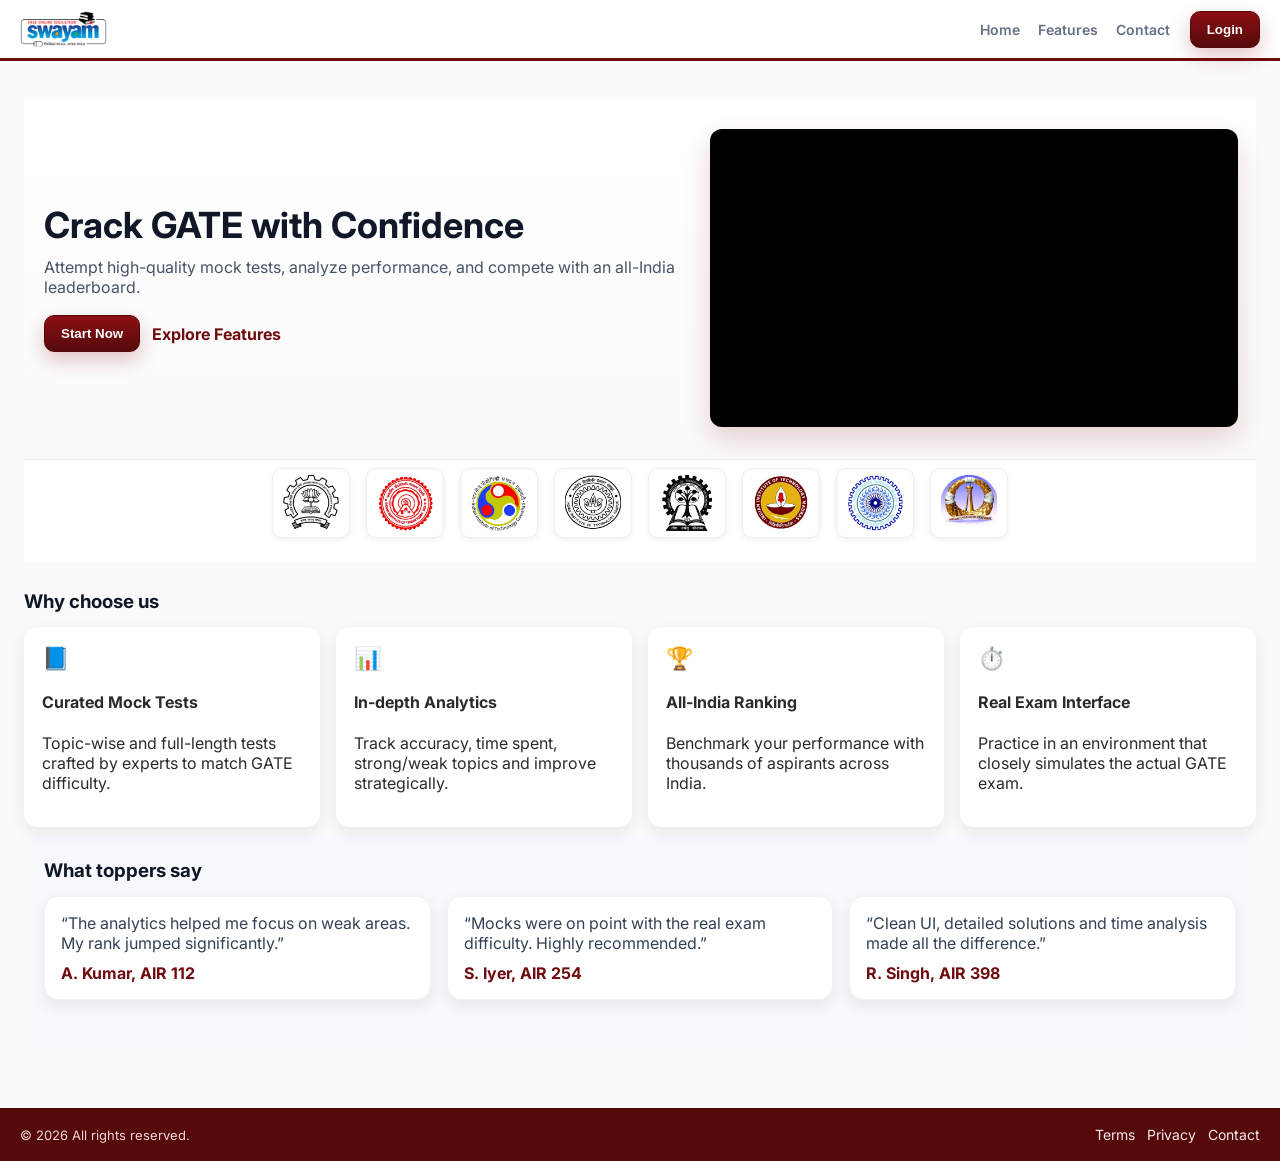
<file: index.html>
<!DOCTYPE html>
<html lang="en">
<head>
  <meta charset="UTF-8">
  <meta name="viewport" content="width=device-width, initial-scale=1.0">
  <title>Swayam NPTEL Portal</title>
  <link rel="preconnect" href="https://fonts.googleapis.com">
  <link rel="preconnect" href="https://fonts.gstatic.com" crossorigin>
  <link href="https://fonts.googleapis.com/css2?family=Inter:wght@400;500;600;700&display=swap" rel="stylesheet">
  <link rel="icon" type="image/png" href="Assets/fivicon.png">
  <link rel="stylesheet" href="css/style.css">
</head>
<body>
  <header>
    <div class="container header-inner">
      <div class="logo" aria-label="Swayam NPTEL">
        <img src="Assets/logo.png" alt="Swayam NPTEL Logo" class="logo-img">
        <span class="logo-text">Swayam NPTEL Portal</span>
      </div>
      <nav class="nav">
        <a href="#" class="nav-link">Home</a>
        <a href="#features" class="nav-link">Features</a>
        <a href="#pricing" class="nav-link">Pricing</a>
        <a href="#contact" class="nav-link">Contact</a>
      </nav>
      <button id="loginBtn" class="primary-btn">Login</button>
    </div>
  </header>

  <main id="mainContent">
    <section class="hero">
      <div class="container hero-inner">
        <div class="hero-copy">
          <h2>Crack GATE with Confidence</h2>
          <p>Attempt high-quality mock tests, analyze performance, and compete with an all-India leaderboard.</p>
          <div class="hero-cta">
            <button class="primary-btn" onclick="document.getElementById('loginBtn').click()">Start Now</button>
            <a href="#features" class="link-btn">Explore Features</a>
          </div>
        </div>
        <div class="hero-media">
          <div class="video-wrap">
            <iframe class="hero-video" src="https://www.youtube.com/embed/lcpHTBWmJ6U" title="YouTube video player" frameborder="0" allow="accelerometer; autoplay; clipboard-write; encrypted-media; gyroscope; picture-in-picture; web-share" allowfullscreen></iframe>
          </div>
        </div>
      </div>
    </section>

    <section class="institutes">
      <div class="container">
        <div class="logos-row">
          <img src="Assets/IITB.png" alt="IIT Bombay" />
          <img src="Assets/IITD.png" alt="IIT Delhi" />
          <img src="Assets/IITG.png" alt="IIT Guwahati" />
          <img src="Assets/IITK.png" alt="IIT Kanpur" />
          <img src="Assets/IITKH.png" alt="IIT Kharagpur" />
          <img src="Assets/IITM.png" alt="IIT Madras" />
          <img src="Assets/IITR.png" alt="IIT Roorkee" />
          <img src="Assets/IIS.png" alt="IISc Bangalore" />
        </div>
      </div>
    </section>

    <section id="features" class="features container">
      <h3 class="section-title">Why choose us</h3>
      <div class="features-grid">
        <div class="feature-card">
          <div class="feature-icon">📘</div>
          <h4>Curated Mock Tests</h4>
          <p>Topic-wise and full-length tests crafted by experts to match GATE difficulty.</p>
        </div>
        <div class="feature-card">
          <div class="feature-icon">📊</div>
          <h4>In-depth Analytics</h4>
          <p>Track accuracy, time spent, strong/weak topics and improve strategically.</p>
        </div>
        <div class="feature-card">
          <div class="feature-icon">🏆</div>
          <h4>All-India Ranking</h4>
          <p>Benchmark your performance with thousands of aspirants across India.</p>
        </div>
        <div class="feature-card">
          <div class="feature-icon">⏱️</div>
          <h4>Real Exam Interface</h4>
          <p>Practice in an environment that closely simulates the actual GATE exam.</p>
        </div>
      </div>
    </section>

    <section class="testimonials">
      <div class="container">
        <h3 class="section-title">What toppers say</h3>
        <div class="testimonials-grid">
          <div class="testimonial">
            <p>“The analytics helped me focus on weak areas. My rank jumped significantly.”</p>
            <div class="author">A. Kumar, AIR 112</div>
          </div>
          <div class="testimonial">
            <p>“Mocks were on point with the real exam difficulty. Highly recommended.”</p>
            <div class="author">S. Iyer, AIR 254</div>
          </div>
          <div class="testimonial">
            <p>“Clean UI, detailed solutions and time analysis made all the difference.”</p>
            <div class="author">R. Singh, AIR 398</div>
          </div>
        </div>
      </div>
    </section>
  </main>

  <div id="loginModal" class="modal hidden">
    <div class="modal-backdrop" id="modalBackdrop"></div>
    <div class="modal-content">
      <button class="modal-close" id="modalClose" aria-label="Close">×</button>
      <h2>Login</h2>
      <form id="loginForm">
        <div class="form-field">
          <label for="username">Username</label>
          <input type="text" id="username" name="username" placeholder="Enter username" required>
        </div>
        <div class="form-field">
          <label for="password">Password</label>
          <input type="password" id="password" name="password" placeholder="Enter password" required>
        </div>
        <button type="submit" class="primary-btn" id="submitLogin">Sign In</button>
      </form>
    </div>
  </div>

  <footer class="footer">
    <div class="container footer-inner">
      <div class="footer-left">
        <div class="muted">© <span id="year"></span> All rights reserved.</div>
      </div>
      <div class="footer-links">
        <a href="#" class="footer-link">Terms</a>
        <a href="#" class="footer-link">Privacy</a>
        <a href="#contact" class="footer-link">Contact</a>
      </div>
    </div>
  </footer>

  <script src="js/script.js"></script>
</body>
</html>
</file>
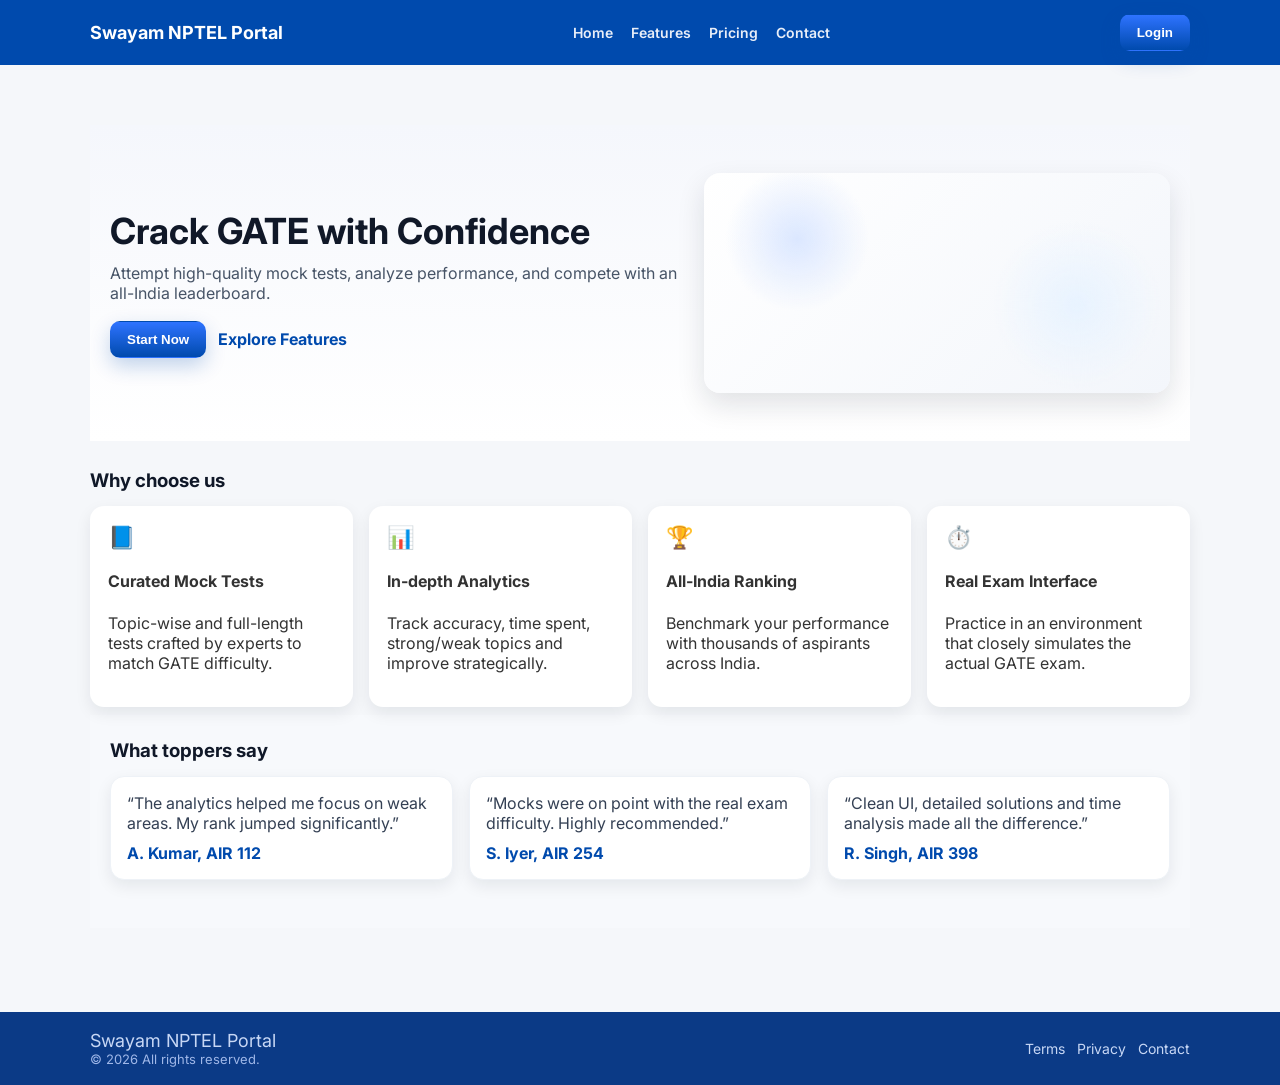
<file: Swayam NPTEL Portal/index.html>
<!DOCTYPE html>
<html lang="en">
<head>
  <meta charset="UTF-8">
  <meta name="viewport" content="width=device-width, initial-scale=1.0">
  <title>Swayam NPTEL Portal</title>
  <link rel="preconnect" href="https://fonts.googleapis.com">
  <link rel="preconnect" href="https://fonts.gstatic.com" crossorigin>
  <link href="https://fonts.googleapis.com/css2?family=Inter:wght@400;500;600;700&display=swap" rel="stylesheet">
  <link rel="stylesheet" href="css/style.css">
</head>
<body>
  <header>
    <div class="container header-inner">
      <h1 class="logo">Swayam NPTEL Portal</h1>
      <nav class="nav">
        <a href="#" class="nav-link">Home</a>
        <a href="#features" class="nav-link">Features</a>
        <a href="#pricing" class="nav-link">Pricing</a>
        <a href="#contact" class="nav-link">Contact</a>
      </nav>
      <button id="loginBtn" class="primary-btn">Login</button>
    </div>
  </header>

  <main id="mainContent">
    <section class="hero">
      <div class="container hero-inner">
        <div class="hero-copy">
          <h2>Crack GATE with Confidence</h2>
          <p>Attempt high-quality mock tests, analyze performance, and compete with an all-India leaderboard.</p>
          <div class="hero-cta">
            <button class="primary-btn" onclick="document.getElementById('loginBtn').click()">Start Now</button>
            <a href="#features" class="link-btn">Explore Features</a>
          </div>
        </div>
        <div class="hero-art"></div>
      </div>
    </section>

    <section id="features" class="features container">
      <h3 class="section-title">Why choose us</h3>
      <div class="features-grid">
        <div class="feature-card">
          <div class="feature-icon">📘</div>
          <h4>Curated Mock Tests</h4>
          <p>Topic-wise and full-length tests crafted by experts to match GATE difficulty.</p>
        </div>
        <div class="feature-card">
          <div class="feature-icon">📊</div>
          <h4>In-depth Analytics</h4>
          <p>Track accuracy, time spent, strong/weak topics and improve strategically.</p>
        </div>
        <div class="feature-card">
          <div class="feature-icon">🏆</div>
          <h4>All-India Ranking</h4>
          <p>Benchmark your performance with thousands of aspirants across India.</p>
        </div>
        <div class="feature-card">
          <div class="feature-icon">⏱️</div>
          <h4>Real Exam Interface</h4>
          <p>Practice in an environment that closely simulates the actual GATE exam.</p>
        </div>
      </div>
    </section>

    <section class="testimonials">
      <div class="container">
        <h3 class="section-title">What toppers say</h3>
        <div class="testimonials-grid">
          <div class="testimonial">
            <p>“The analytics helped me focus on weak areas. My rank jumped significantly.”</p>
            <div class="author">A. Kumar, AIR 112</div>
          </div>
          <div class="testimonial">
            <p>“Mocks were on point with the real exam difficulty. Highly recommended.”</p>
            <div class="author">S. Iyer, AIR 254</div>
          </div>
          <div class="testimonial">
            <p>“Clean UI, detailed solutions and time analysis made all the difference.”</p>
            <div class="author">R. Singh, AIR 398</div>
          </div>
        </div>
      </div>
    </section>
  </main>

  <div id="loginModal" class="modal hidden">
    <div class="modal-backdrop" id="modalBackdrop"></div>
    <div class="modal-content">
      <button class="modal-close" id="modalClose" aria-label="Close">×</button>
      <h2>Login</h2>
      <form id="loginForm">
        <div class="form-field">
          <label for="username">Username</label>
          <input type="text" id="username" name="username" placeholder="Enter username" required>
        </div>
        <div class="form-field">
          <label for="password">Password</label>
          <input type="password" id="password" name="password" placeholder="Enter password" required>
        </div>
        <button type="submit" class="primary-btn" id="submitLogin">Sign In</button>
      </form>
    </div>
  </div>

  <footer class="footer">
    <div class="container footer-inner">
      <div class="footer-left">
        <div class="logo">Swayam NPTEL Portal</div>
        <div class="muted">© <span id="year"></span> All rights reserved.</div>
      </div>
      <div class="footer-links">
        <a href="#" class="footer-link">Terms</a>
        <a href="#" class="footer-link">Privacy</a>
        <a href="#contact" class="footer-link">Contact</a>
      </div>
    </div>
  </footer>

  <script src="js/script.js"></script>
</body>
</html>
</file>
<file: css/style.css>
html, body { height: 100%; }
body {
  font-family: 'Inter', system-ui, -apple-system, Segoe UI, Roboto, Arial, sans-serif;
  background: #fafafa;
  margin: 0;
  padding: 0;
  color: #2b2b2b;
  min-height: 100vh;
  display: flex;
  flex-direction: column;
}

/* ===== Theme ===== */
:root {
  --maroon-600: #8b1014;
  --maroon-700: #700c0f;
  --maroon-800: #56090b;
  --maroon-50: #fcebec;
  --gray-700: #344054;
  --gray-500: #667085;
  --brand-orange: #ff6a00;
}

header {
  position: sticky;
  top: 0;
  background-color: #ffffff;
  color: var(--gray-700);
  padding: 10px 0;
  display: block;
  backdrop-filter: saturate(180%) blur(6px);
  z-index: 100;
  border-bottom: 3px solid var(--maroon-700);
}

button {
  background: #ffffff;
  color: var(--maroon-700);
  border: 1px solid var(--maroon-700);
  padding: 10px 18px;
  border-radius: 10px;
  font-weight: 700;
  cursor: pointer;
  transition: background .25s, transform .15s ease, box-shadow .25s;
  box-shadow: 0 1px 2px rgba(16,24,40,0.06);
}

button:hover {
  background-color: var(--maroon-50);
  transform: translateY(-1px);
}

main {
  text-align: center;
  margin-top: 60px;
  flex: 1 0 auto;
}

.stats {
  background-color: white;
  padding: 20px;
  border-radius: 12px;
  box-shadow: 0 4px 10px rgba(0,0,0,0.1);
  width: 300px;
  margin: 30px auto;
}

.stats h3 {
  color: var(--maroon-700);
}

.stats p {
  font-size: 16px;
  line-height: 1.6;
}

/* Utility */
.hidden { display: none; }

/* Layout Enhancements */
main {
  max-width: 1400px;
  margin: 36px auto;
  padding: 0 24px;
  text-align: left;
}

.welcome {
  text-align: center;
}

/* Modal */
.modal {
  position: fixed;
  inset: 0;
  display: block;
  z-index: 1000;
}

/* Ensure hidden overrides modal display */
.modal.hidden {
  display: none;
}

.modal-backdrop {
  position: absolute;
  inset: 0;
  background: rgba(0, 0, 0, 0.35);
}

.modal-content {
  position: relative;
  background: #fff;
  width: 100%;
  max-width: 420px;
  margin: 10vh auto 0 auto;
  border-radius: 12px;
  box-shadow: 0 8px 30px rgba(0,0,0,0.15);
  padding: 24px;
}

.modal-close {
  position: absolute;
  top: 10px;
  right: 12px;
  background: transparent;
  color: #667085;
  font-size: 20px;
}

/* Form */
.form-field {
  display: flex;
  flex-direction: column;
  gap: 6px;
  margin-bottom: 14px;
}

.form-field label {
  font-size: 14px;
  color: #475467;
}

.form-field input {
  border: 1px solid #d0d5dd;
  border-radius: 8px;
  padding: 10px 12px;
  font-size: 14px;
  outline: none;
}

.form-field input:focus {
  border-color: var(--maroon-700);
  box-shadow: 0 0 0 3px rgba(139,16,20,0.18);
}

.primary-btn {
  background: linear-gradient(180deg, var(--maroon-600) 0%, var(--maroon-800) 100%);
  color: #fff;
  padding: 10px 16px;
  border-radius: 10px;
  box-shadow: 0 8px 20px rgba(139,16,20,0.24);
  border: 1px solid var(--maroon-800);
}

.primary-btn:hover {
  background: linear-gradient(180deg, var(--maroon-700) 0%, var(--maroon-800) 100%);
}

/* Dashboard */
.dashboard {
  display: flex;
  flex-direction: column;
  gap: 20px;
}

.cards {
  display: grid;
  grid-template-columns: 1fr; /* mobile: single column */
  gap: 22px;
}

.card {
  background: #fff;
  border-radius: 14px;
  padding: 20px;
  box-shadow: 0 4px 12px rgba(16,24,40,0.08);
  border: 1px solid #f0e3e4;
  transition: transform .18s ease, box-shadow .25s ease;
}

.card h4 {
  margin: 0 0 8px;
  color: var(--maroon-700);
}

.section {
  background: #fff;
  border-radius: 12px;
  box-shadow: 0 4px 12px rgba(16,24,40,0.08);
  padding: 16px;
}

/* Profile and sections occupy full width */
.profile, .section { width: 100%; }

/* On very large screens, widen main further */
@media (min-width: 1440px) { main { max-width: 1520px; } }
@media (min-width: 1680px) { main { max-width: 1680px; } }

/* Desktop: use two columns to avoid large side whitespace */
@media (min-width: 960px) {
  .cards { grid-template-columns: repeat(2, minmax(0, 1fr)); }
}
@media (min-width: 1200px) {
  .cards { grid-template-columns: repeat(3, minmax(0, 1fr)); }
}

.table {
  width: 100%;
  border-collapse: collapse;
}

.table th, .table td {
  padding: 10px 12px;
  border-bottom: 1px solid #eef2f7;
  text-align: left;
}
.table tbody tr:hover { background: #faf6f6; }

.badge {
  display: inline-block;
  padding: 2px 8px;
  border-radius: 999px;
  font-size: 12px;
  background: #fde9ea;
  color: var(--maroon-700);
}
.badge.success { background: #e7f6ec; color: #166534; border: 1px solid #bbdfc7; }
.badge.danger { background: #fde8e8; color: #991b1b; border: 1px solid #f5c2c2; }
.badge.neutral { background: #f3f4f6; color: #374151; border: 1px solid #e5e7eb; }

.progress { width: 100%; height: 10px; background: #f3f4f6; border-radius: 999px; overflow: hidden; border: 1px solid #e5e7eb; margin: 6px 0 6px; }
.progress-bar { height: 100%; background: linear-gradient(90deg, var(--maroon-600), var(--maroon-800)); }

/* Summary (post-login) */
.summary { display: grid; grid-template-columns: repeat(auto-fit, minmax(320px, 1fr)); gap: 16px; }
.summary-card { background: linear-gradient(180deg, #ffffff 0%, #fbf7f7 100%); border: 1px solid #f0e3e4; border-radius: 14px; padding: 16px; box-shadow: 0 10px 24px rgba(16,24,40,0.08); }
.summary-title { display: flex; align-items: center; gap: 8px; margin: 0 0 8px; color: var(--maroon-800); font-weight: 800; }
.summary-emoji { font-size: 20px; }
.improve { font-weight: 700; font-size: 13px; }

/* ======= Homepage Enhancements ======= */
.container { max-width: 1240px; margin: 0 auto; padding: 0 20px; }

.header-inner { display: flex; align-items: center; justify-content: space-between; gap: 16px; }
.header-actions { display: flex; align-items: center; gap: 12px; }
.header-actions .nav { display: flex; gap: 18px; }
.header-actions .primary-btn { margin-left: 8px; }
.logo { display: inline-flex; align-items: center; gap: 10px; font-size: 18px; margin: 0; color: var(--maroon-800); font-weight: 800; }
.logo-img { height: 38px; width: auto; display: block; }
.logo-img.small { height: 28px; }
.logo-text { display: none; }
.nav { display: none; gap: 18px; }
.nav-link { color: var(--gray-500); text-decoration: none; font-weight: 600; font-size: 14px; }
.nav-link:hover { color: var(--maroon-700); text-decoration: none; }
.nav-link:active { opacity: .9; }

.hero { background: linear-gradient(180deg, #ffffff 0%, #fafafa 100%); padding: 32px 0; }
.hero-inner { display: grid; grid-template-columns: 1.1fr 0.9fr; align-items: center; gap: 24px; }
.hero-copy h2 { font-size: 36px; margin: 0 0 10px; color: #101828; }
.hero-copy p { color: #475467; font-size: 16px; margin: 0 0 18px; }
.hero-cta { display: flex; gap: 12px; align-items: center; }
.link-btn { color: var(--maroon-700); text-decoration: none; font-weight: 700; }
.link-btn:hover { text-decoration: underline; }
.hero-media { width: 100%; }
.video-wrap { width: 100%; aspect-ratio: 16 / 9; background: #000; border-radius: 12px; overflow: hidden; box-shadow: 0 12px 28px rgba(139,16,20,0.18); border: 1px solid rgba(0,0,0,0.06); }
.hero-video { width: 100%; height: 100%; display: block; }
.hero-art { height: 220px; border-radius: 16px; background:
  radial-gradient(120px 120px at 20% 30%, #fde9ea 0%, transparent 60%),
  radial-gradient(140px 140px at 80% 60%, #f9e3e4 0%, transparent 60%),
  linear-gradient(135deg, #ffffff 0%, #fbf4f5 100%);
  box-shadow: 0 12px 28px rgba(139,16,20,0.18);
}

.section-title { margin: 0 0 14px; color: #101828; }
.features { padding: 28px 0 8px; }
.features-grid { display: grid; grid-template-columns: repeat(auto-fit, minmax(220px, 1fr)); gap: 16px; }
.feature-card { background: #fff; border-radius: 14px; padding: 18px; box-shadow: 0 6px 16px rgba(16,24,40,0.08); transition: transform .18s ease, box-shadow .25s; }
.feature-card:hover { transform: translateY(-3px); box-shadow: 0 10px 24px rgba(16,24,40,0.14); }
.feature-icon { font-size: 22px; }

.institutes { padding: 8px 0 24px; background: #fff; border-top: 1px solid #eee; }
.logos-row { display: flex; flex-wrap: wrap; gap: 16px; align-items: center; justify-content: center; }
.logos-row img { height: 56px; width: auto; object-fit: contain; background: #fff; padding: 6px 10px; border-radius: 10px; border: 1px solid #eee; box-shadow: 0 2px 6px rgba(16,24,40,0.06); transition: transform .18s ease, box-shadow .25s ease; }
.logos-row img:hover { transform: translateY(-2px) scale(1.03); box-shadow: 0 6px 14px rgba(16,24,40,0.16); }

.testimonials { padding: 24px 0 48px; background: #f7f9fc; }
.testimonials-grid { display: grid; grid-template-columns: repeat(auto-fit, minmax(260px, 1fr)); gap: 16px; }
.testimonial { background: #fff; border-radius: 14px; padding: 16px; box-shadow: 0 6px 16px rgba(16,24,40,0.08); border: 1px solid #eef2f7; }
.testimonial p { margin: 0 0 10px; color: #344054; }
.author { font-weight: 700; color: var(--maroon-700); }

.footer { background: var(--maroon-800); color: #f5e9ea; padding: 18px 0; margin-top: 24px; }
.footer-inner { display: flex; align-items: center; justify-content: space-between; gap: 12px; }
.footer-links { display: flex; gap: 12px; }
.footer-link { color: #f5e9ea; text-decoration: none; font-size: 14px; }
.footer-link:hover { text-decoration: underline; }
/* Default muted text for content (readable on white cards) */
.muted { color: #6b7280; font-size: 13px; }
/* Keep footer muted text lighter to match footer theme */
.footer .muted { color: #f1d6d8; }

/* Profile section */
.profile { display: flex; align-items: center; gap: 14px; background: #fff; border-radius: 14px; padding: 14px; box-shadow: 0 6px 16px rgba(16,24,40,0.08); }
.avatar { width: 56px; height: 56px; border-radius: 999px; object-fit: cover; border: 2px solid var(--maroon-700); box-shadow: 0 4px 10px rgba(139,16,20,0.18); }
.profile-meta { display: flex; flex-direction: column; }
.profile-name { margin: 0; font-size: 18px; font-weight: 800; color: var(--maroon-800); }
.profile-sub { margin: 2px 0 0; color: #475467; font-size: 14px; }

/* Card hover */
.card:hover { transform: translateY(-3px); box-shadow: 0 10px 24px rgba(16,24,40,0.14); }

/* Responsive */
@media (min-width: 768px) {
  .nav { display: flex; }
}

@media (max-width: 767px) {
  .hero-inner { grid-template-columns: 1fr; }
  .hero-art { height: 160px; }
}
</file>
<file: Swayam NPTEL Portal/css/style.css>
html, body { height: 100%; }
body {
  font-family: 'Inter', system-ui, -apple-system, Segoe UI, Roboto, Arial, sans-serif;
  background: #f5f7fa;
  margin: 0;
  padding: 0;
  color: #333;
  min-height: 100vh;
  display: flex;
  flex-direction: column;
}

header {
  position: sticky;
  top: 0;
  background-color: #004aad;
  color: white;
  padding: 14px 0;
  display: block;
  backdrop-filter: saturate(180%) blur(6px);
  z-index: 100;
}

button {
  background: white;
  color: #004aad;
  border: 1px solid transparent;
  padding: 10px 18px;
  border-radius: 10px;
  font-weight: 700;
  cursor: pointer;
  transition: background .25s, transform .15s ease, box-shadow .25s;
  box-shadow: 0 1px 2px rgba(16,24,40,0.06);
}

button:hover {
  background-color: #eef4ff;
  transform: translateY(-1px);
}

main {
  text-align: center;
  margin-top: 60px;
  flex: 1 0 auto;
}

.stats {
  background-color: white;
  padding: 20px;
  border-radius: 12px;
  box-shadow: 0 4px 10px rgba(0,0,0,0.1);
  width: 300px;
  margin: 30px auto;
}

.stats h3 {
  color: #004aad;
}

.stats p {
  font-size: 16px;
  line-height: 1.6;
}

/* Utility */
.hidden { display: none; }

/* Layout Enhancements */
main {
  max-width: 1100px;
  margin: 60px auto;
  padding: 0 20px;
  text-align: left;
}

.welcome {
  text-align: center;
}

/* Modal */
.modal {
  position: fixed;
  inset: 0;
  display: block;
  z-index: 1000;
}

/* Ensure hidden overrides modal display */
.modal.hidden {
  display: none;
}

.modal-backdrop {
  position: absolute;
  inset: 0;
  background: rgba(0, 0, 0, 0.35);
}

.modal-content {
  position: relative;
  background: #fff;
  width: 100%;
  max-width: 420px;
  margin: 10vh auto 0 auto;
  border-radius: 12px;
  box-shadow: 0 8px 30px rgba(0,0,0,0.15);
  padding: 24px;
}

.modal-close {
  position: absolute;
  top: 10px;
  right: 12px;
  background: transparent;
  color: #667085;
  font-size: 20px;
}

/* Form */
.form-field {
  display: flex;
  flex-direction: column;
  gap: 6px;
  margin-bottom: 14px;
}

.form-field label {
  font-size: 14px;
  color: #475467;
}

.form-field input {
  border: 1px solid #d0d5dd;
  border-radius: 8px;
  padding: 10px 12px;
  font-size: 14px;
  outline: none;
}

.form-field input:focus {
  border-color: #004aad;
  box-shadow: 0 0 0 3px rgba(0,74,173,0.15);
}

.primary-btn {
  background: linear-gradient(180deg, #2e73ff 0%, #004aad 100%);
  color: #fff;
  padding: 10px 16px;
  border-radius: 10px;
  box-shadow: 0 8px 20px rgba(0,74,173,0.24);
}

.primary-btn:hover {
  background: linear-gradient(180deg, #2a67e6 0%, #003a89 100%);
}

/* Dashboard */
.dashboard {
  display: flex;
  flex-direction: column;
  gap: 20px;
}

.cards {
  display: grid;
  grid-template-columns: repeat(auto-fit, minmax(200px, 1fr));
  gap: 16px;
}

.card {
  background: #fff;
  border-radius: 12px;
  padding: 16px;
  box-shadow: 0 4px 12px rgba(16,24,40,0.08);
}

.card h4 {
  margin: 0 0 8px;
  color: #004aad;
}

.section {
  background: #fff;
  border-radius: 12px;
  box-shadow: 0 4px 12px rgba(16,24,40,0.08);
  padding: 16px;
}

.table {
  width: 100%;
  border-collapse: collapse;
}

.table th, .table td {
  padding: 10px 12px;
  border-bottom: 1px solid #eef2f7;
  text-align: left;
}

.badge {
  display: inline-block;
  padding: 2px 8px;
  border-radius: 999px;
  font-size: 12px;
  background: #e8f3ff;
  color: #004aad;
}

/* ======= Homepage Enhancements ======= */
.container { max-width: 1100px; margin: 0 auto; padding: 0 20px; }

.header-inner { display: flex; align-items: center; justify-content: space-between; }
.logo { font-size: 18px; margin: 0; }
.nav { display: none; gap: 18px; }
.nav-link { color: #e8eef8; text-decoration: none; font-weight: 600; font-size: 14px; }
.nav-link:hover { color: #ffffff; text-decoration: none; }
.nav-link:active { opacity: .9; }

.hero { background: linear-gradient(180deg, #f5f7fc 0%, #ffffff 100%); padding: 48px 0; }
.hero-inner { display: grid; grid-template-columns: 1.1fr 0.9fr; align-items: center; gap: 24px; }
.hero-copy h2 { font-size: 36px; margin: 0 0 10px; color: #101828; }
.hero-copy p { color: #475467; font-size: 16px; margin: 0 0 18px; }
.hero-cta { display: flex; gap: 12px; align-items: center; }
.link-btn { color: #004aad; text-decoration: none; font-weight: 700; }
.link-btn:hover { text-decoration: underline; }
.hero-art { height: 220px; border-radius: 16px; background:
  radial-gradient(120px 120px at 20% 30%, #dbe7ff 0%, transparent 60%),
  radial-gradient(140px 140px at 80% 60%, #e8f3ff 0%, transparent 60%),
  linear-gradient(135deg, #ffffff 0%, #f3f6fb 100%);
  box-shadow: 0 12px 28px rgba(16,24,40,0.12);
}

.section-title { margin: 0 0 14px; color: #101828; }
.features { padding: 28px 0 8px; }
.features-grid { display: grid; grid-template-columns: repeat(auto-fit, minmax(220px, 1fr)); gap: 16px; }
.feature-card { background: #fff; border-radius: 14px; padding: 18px; box-shadow: 0 6px 16px rgba(16,24,40,0.08); transition: transform .18s ease, box-shadow .25s; }
.feature-card:hover { transform: translateY(-3px); box-shadow: 0 10px 24px rgba(16,24,40,0.14); }
.feature-icon { font-size: 22px; }

.testimonials { padding: 24px 0 48px; background: #f7f9fc; }
.testimonials-grid { display: grid; grid-template-columns: repeat(auto-fit, minmax(260px, 1fr)); gap: 16px; }
.testimonial { background: #fff; border-radius: 14px; padding: 16px; box-shadow: 0 6px 16px rgba(16,24,40,0.08); border: 1px solid #eef2f7; }
.testimonial p { margin: 0 0 10px; color: #344054; }
.author { font-weight: 700; color: #004aad; }

.footer { background: #0b3a86; color: #c7d7f5; padding: 18px 0; margin-top: 24px; }
.footer-inner { display: flex; align-items: center; justify-content: space-between; gap: 12px; }
.footer-links { display: flex; gap: 12px; }
.footer-link { color: #c7d7f5; text-decoration: none; font-size: 14px; }
.footer-link:hover { text-decoration: underline; }
.muted { color: #9fb7e8; font-size: 13px; }

/* Responsive */
@media (min-width: 768px) {
  .nav { display: flex; }
}

@media (max-width: 767px) {
  .hero-inner { grid-template-columns: 1fr; }
  .hero-art { height: 160px; }
}
</file>
